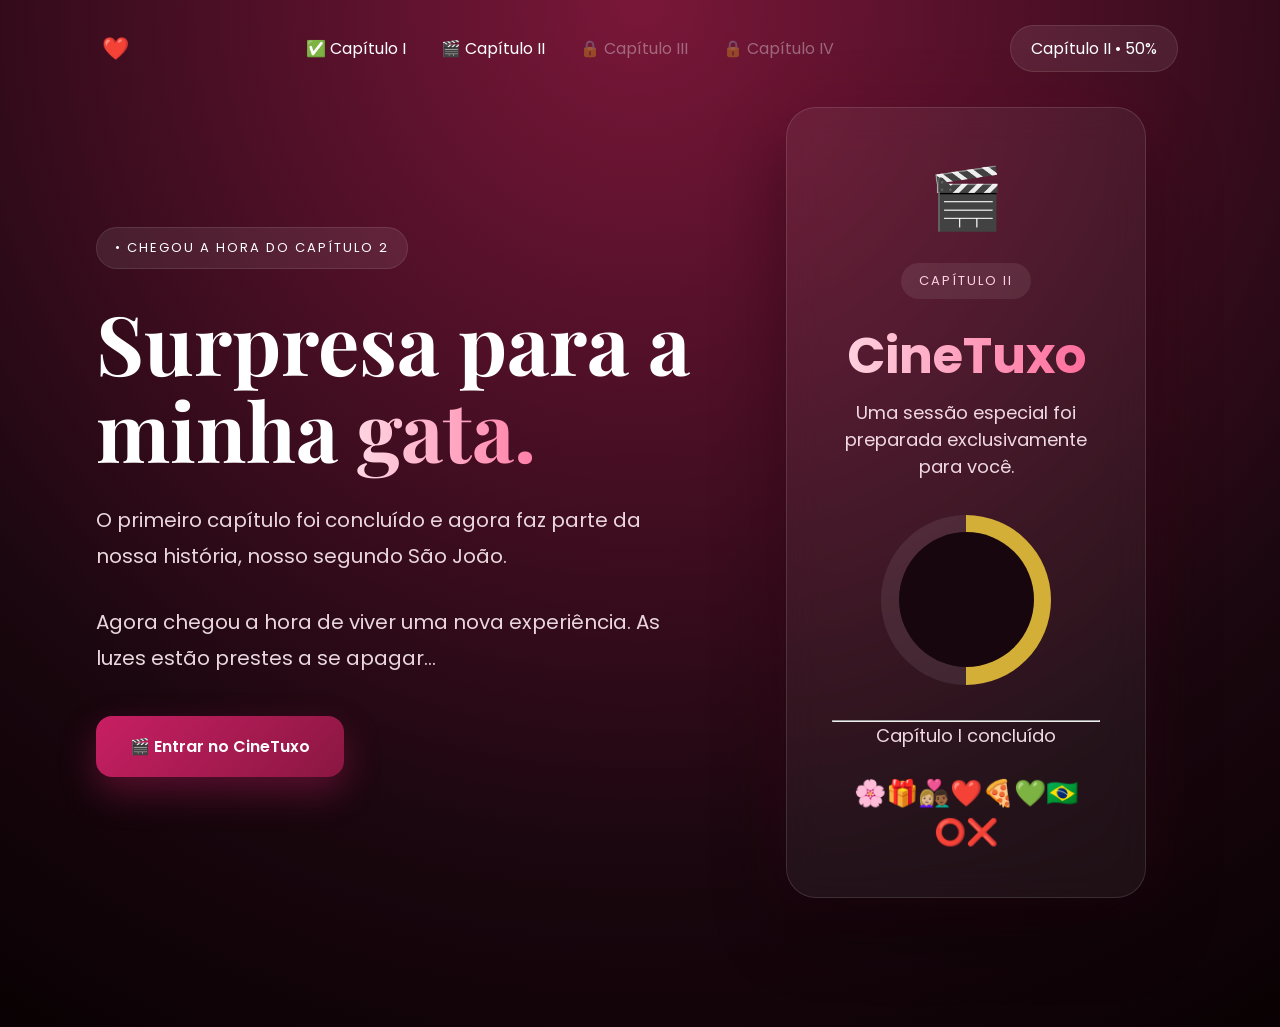
<file: index.html>
<!DOCTYPE html>
<html lang="pt-BR">
<head>
    <meta charset="UTF-8">
    <meta name="viewport" content="width=device-width, initial-scale=1.0">
    <title>Surpresa para a minha gata ❤️</title>

    <link rel="stylesheet" href="style.css">

    <link rel="preconnect" href="https://fonts.googleapis.com">
    <link rel="preconnect" href="https://fonts.gstatic.com" crossorigin>

    <link href="https://fonts.googleapis.com/css2?family=Poppins:wght@300;400;500;600;700&family=Playfair+Display:wght@700;800&display=swap" rel="stylesheet">
</head>

<body>

<header>

    <div class="logo">
        ❤️
    </div>

   <nav>

    <a href="capitulo-1.html" title="🌸🎁👩🏼‍❤️‍👨🏾❤️🍕💚🇧🇷⭕️❌">
        ✅ Capítulo I
    </a>

    <a href="capitulo-2.html">
        🎬 Capítulo II
    </a>

    <a class="locked">
        🔒 Capítulo III
    </a>

    <a class="locked">
        🔒 Capítulo IV
    </a>

</nav>

    <div class="progress-top">
    Capítulo II • 50%
</div>

</header>

<section class="hero">

    <div class="left">

        <span class="tag">
    • CHEGOU A HORA DO CAPÍTULO 2
</span>

        <h1>
            Surpresa para a<br>
            minha <span> gata.</span>
        </h1>

       <p class="intro">
    O primeiro capítulo foi concluído e agora faz parte da nossa história, nosso segundo São João.
</p>

<p>
    Agora chegou a hora de viver uma nova experiência.
    As luzes estão prestes a se apagar...
</p>

       <a href="abertura.html" class="primary">
    🎬 Entrar no CineTuxo
</a>

    </div>

    <div class="right">

        <div class="journey-card">

    <div class="lock-icon">

        🎬

    </div>

    <span class="badge">

        CAPÍTULO II

    </span>

    <h3>

        CineTuxo

    </h3>

    <p>

        Uma sessão especial foi preparada exclusivamente para você.

    </p>

    <div class="progress-circle">

        <span>2/4</span>

    </div>

    <hr>

    <p class="countdown-text">

        Capítulo I concluído

    </p>

    <br>

    <p style="font-size:26px">

        🌸🎁👩🏼‍❤️‍👨🏾❤️🍕💚🇧🇷⭕️❌

    </p>

</div>

    </div>

</section>
<section class="capitulo">

    

</section>
<script src="script.js"></script>

</body>
</html>
</file>
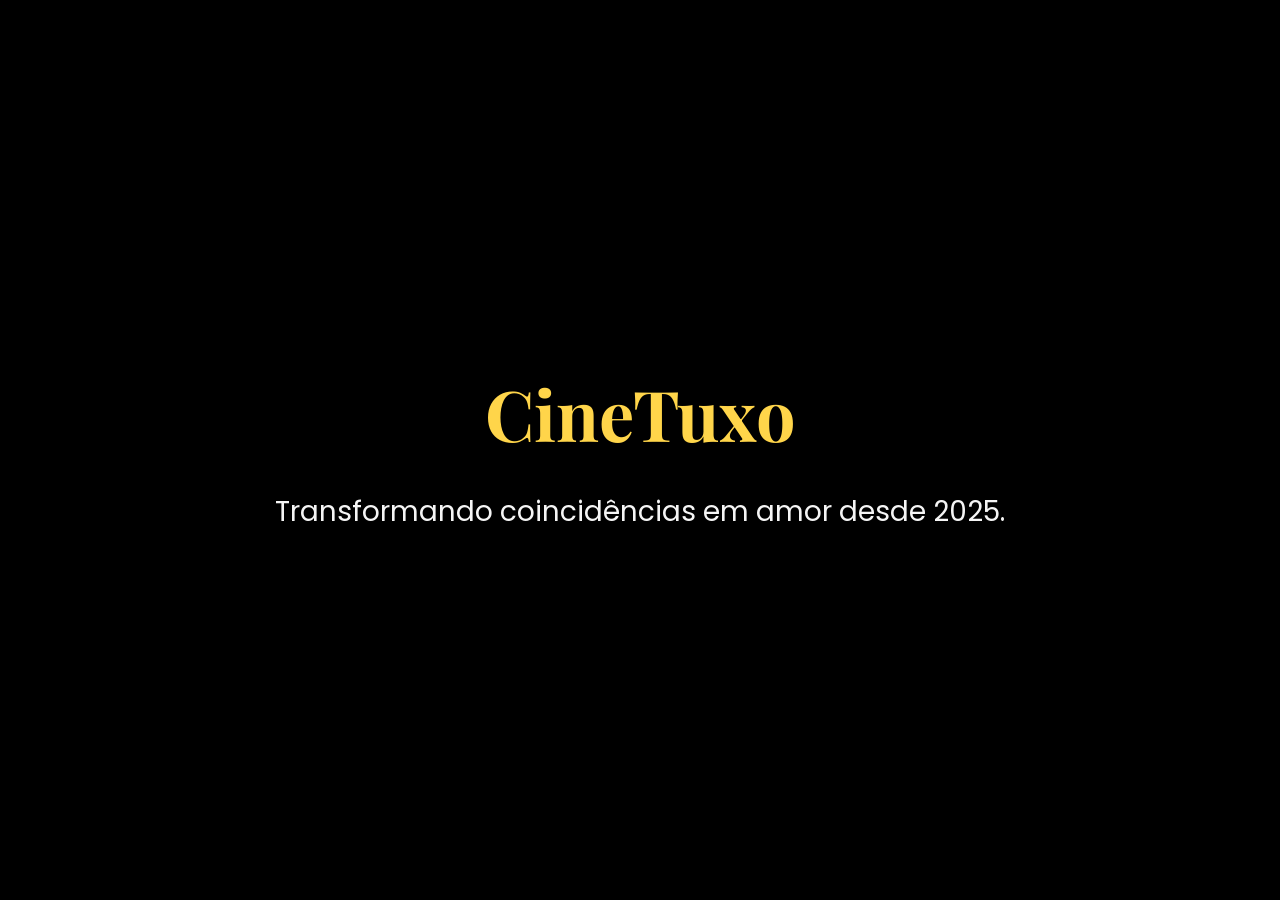
<file: abertura.html>
<!DOCTYPE html>
<html lang="pt-BR">

<head>

    <meta charset="UTF-8">
    <meta name="viewport" content="width=device-width, initial-scale=1.0">

    <title>CineTuxo</title>

    <link rel="stylesheet" href="abertura.css">

    <link rel="preconnect" href="https://fonts.googleapis.com">

    <link href="https://fonts.googleapis.com/css2?family=Poppins:wght@300;400;600;700&family=Playfair+Display:wght@700&display=swap" rel="stylesheet">

</head>

<body>

<div class="cinema">

    <h1 id="titulo"></h1>

    <p id="subtitulo"></p>

</div>

<script src="abertura.js"></script>

</body>

</html>
</file>
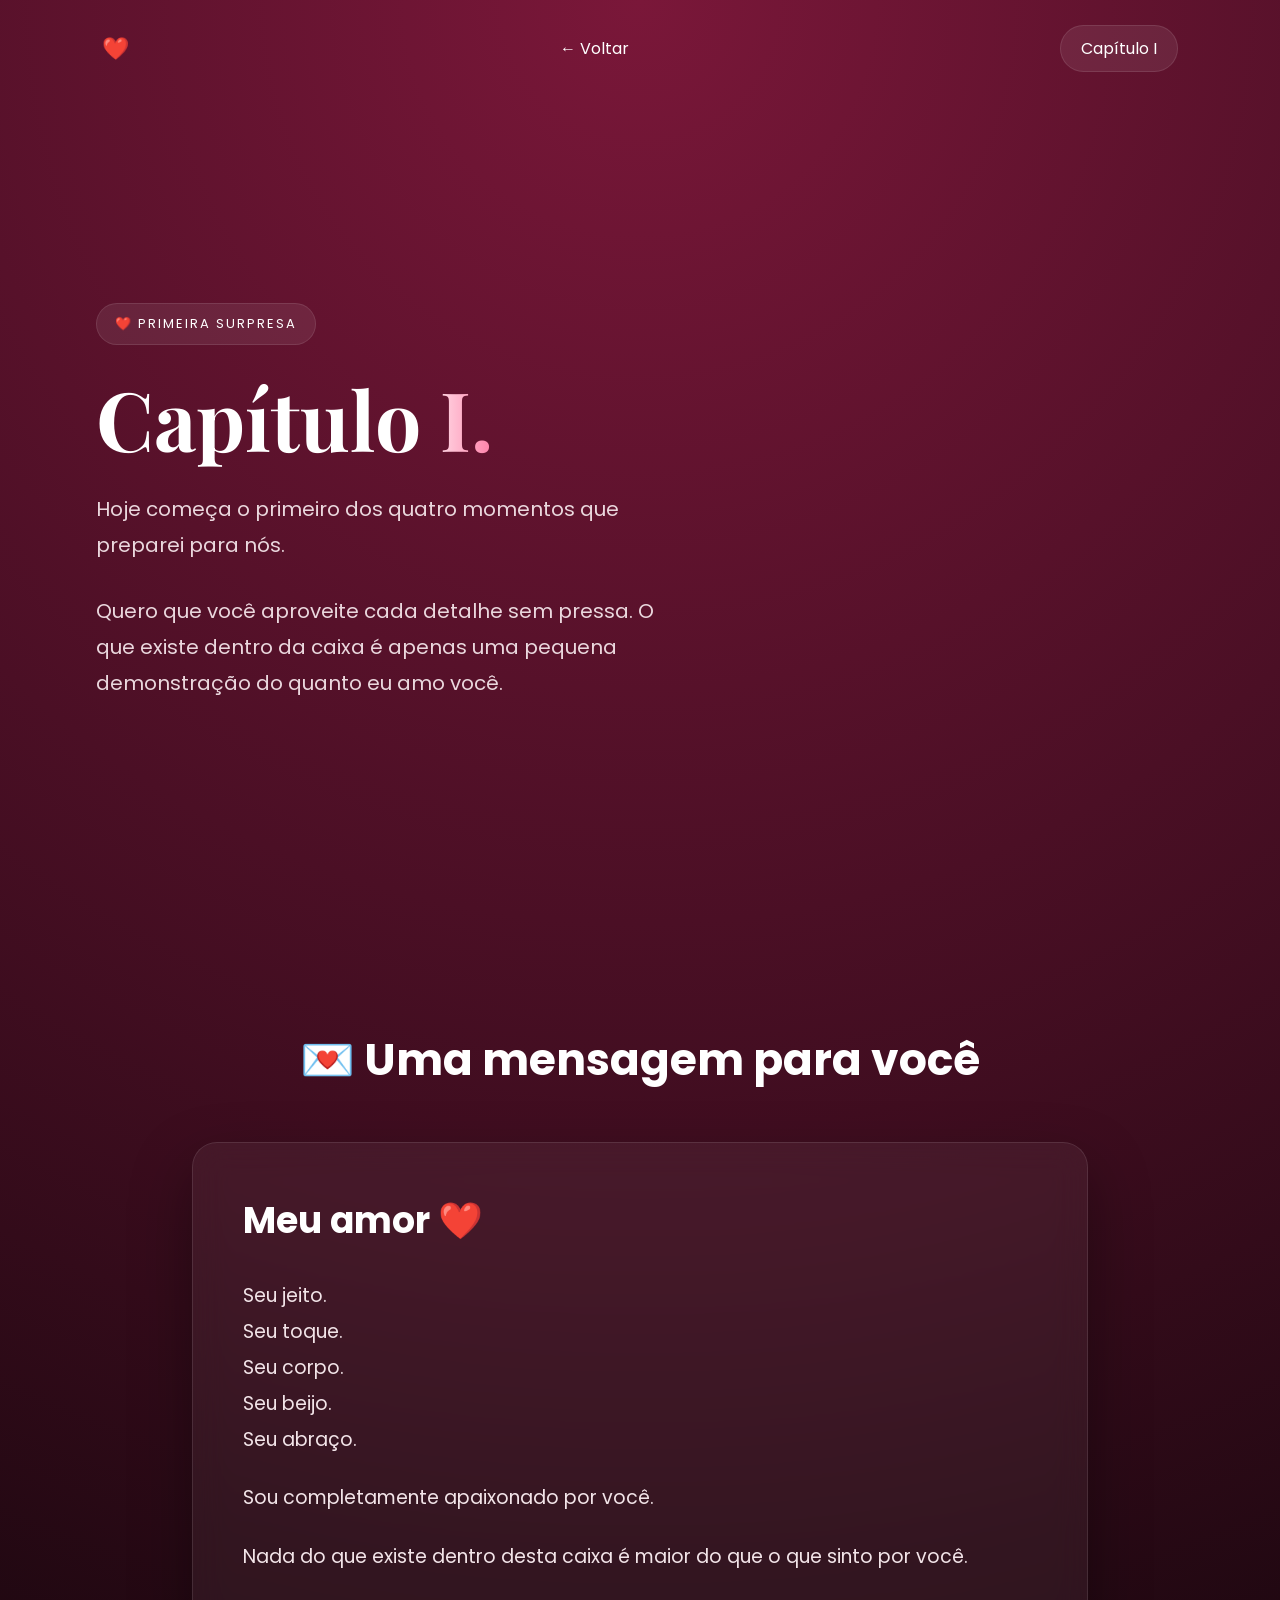
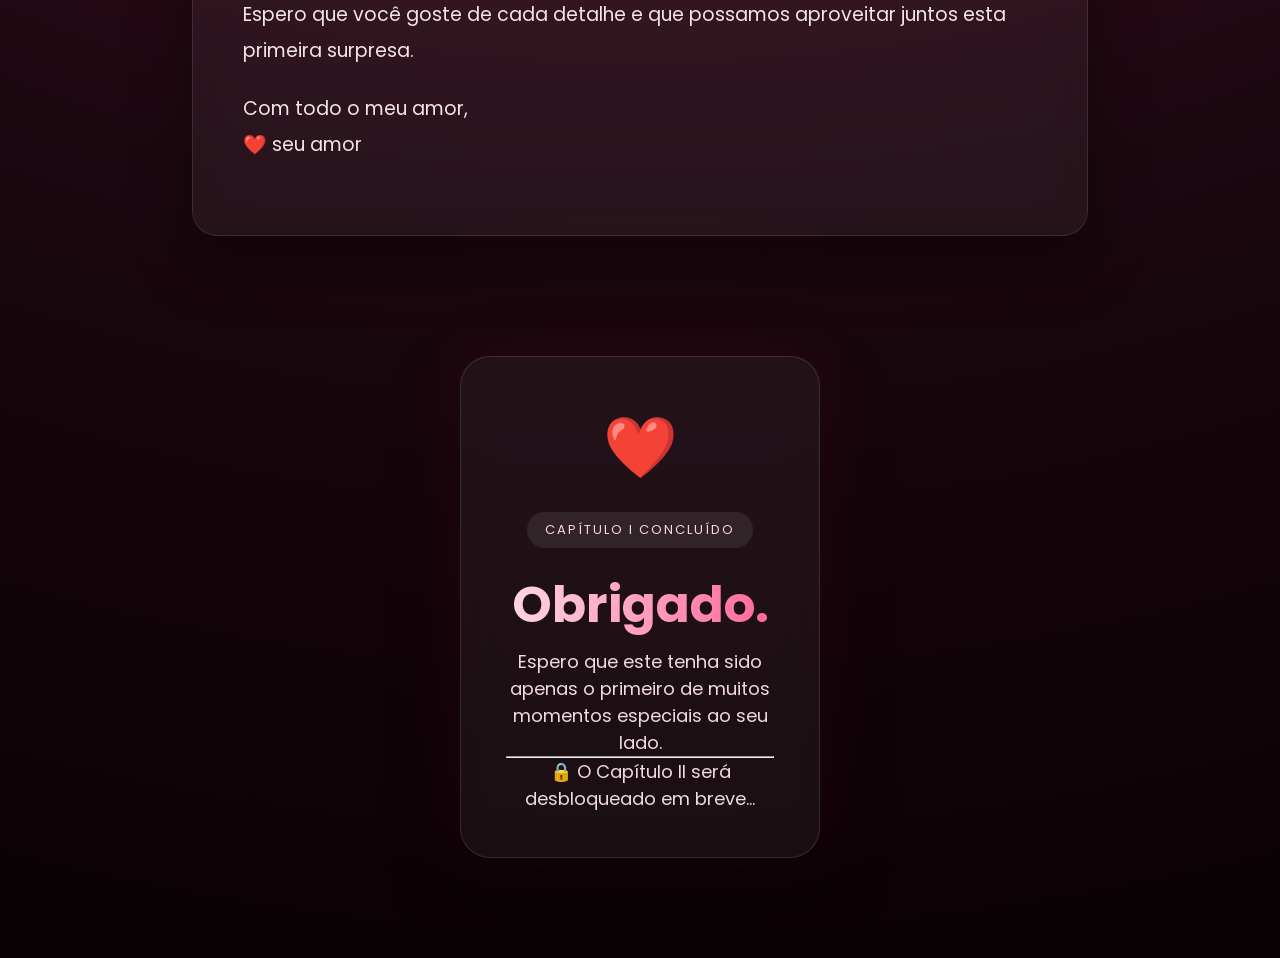
<file: capitulo-1.html>
<!DOCTYPE html>
<html lang="pt-BR">

<head>

    <meta charset="UTF-8">
    <meta name="viewport" content="width=device-width, initial-scale=1.0">

    <title>Capítulo I ❤️</title>

    <link rel="stylesheet" href="style.css">

    <link rel="preconnect" href="https://fonts.googleapis.com">
    <link rel="preconnect" href="https://fonts.gstatic.com" crossorigin>

    <link href="https://fonts.googleapis.com/css2?family=Poppins:wght@300;400;500;600;700&family=Playfair+Display:wght@700;800&display=swap" rel="stylesheet">

</head>

<body>

<header>

    <div class="logo">
        ❤️
    </div>

    <nav>

        <a href="index.html">← Voltar</a>

    </nav>

    <div class="progress-top">

        Capítulo I

    </div>

</header>


<section class="hero">

    <div class="left">

        <span class="tag">

            ❤️ PRIMEIRA SURPRESA

        </span>

        <h1>

            Capítulo <span>I.</span>

        </h1>

        <p class="intro">

            Hoje começa o primeiro dos quatro momentos que preparei para nós.

        </p>

        <p>

            Quero que você aproveite cada detalhe sem pressa.
            O que existe dentro da caixa é apenas uma pequena demonstração
            do quanto eu amo você.

        </p>

    </div>

  

</section>


<section class="capitulo">

    <h2>

        💌 Uma mensagem para você

    </h2>

    <div class="card">

        <h3>

            Meu amor ❤️

        </h3>

        <p>

            Seu jeito.<br>
            Seu toque.<br>
            Seu corpo.<br>
            Seu beijo.<br>
            Seu abraço.

        </p>

        <p>

            Sou completamente apaixonado por você.

        </p>

        <p>

            Nada do que existe dentro desta caixa é maior do que o que sinto por você.

        </p>

        <p>

            Espero que você goste de cada detalhe e que possamos aproveitar juntos esta primeira surpresa.

        </p>

        <p class="assinatura">

            Com todo o meu amor,<br>

            ❤️ seu amor

        </p>

    </div>

</section>


<section class="final">

    <div class="journey-card">

        <div class="lock-icon">
            ❤️
        </div>

        <span class="badge">
            CAPÍTULO I CONCLUÍDO
        </span>

        <h3>
            Obrigado.
        </h3>

        <p>
            Espero que este tenha sido apenas o primeiro de muitos momentos especiais ao seu lado.
        </p>

        <hr>

        <p class="countdown-text">
            🔒 O Capítulo II será desbloqueado em breve...
        </p>

    </div>

</section>

</body>

</html>
</file>
<file: style.css>
*{
    margin:0;
    padding:0;
    box-sizing:border-box;
}

html{
    scroll-behavior:smooth;
}

body{

    font-family:"Poppins",sans-serif;
    color:#fff;
    overflow-x:hidden;

    background:
    radial-gradient(circle at top,
    #7a1739 0%,
    #4b0f25 35%,
    #1b070f 70%,
    #090103 100%);

}

/* ================= HEADER ================= */

header{

    display:flex;
    justify-content:space-between;
    align-items:center;

    padding:25px 8%;

}

.logo{

    font-size:22px;
    font-weight:600;

}

nav{

    display:flex;
    gap:35px;

}

nav a{

    color:#fff;
    text-decoration:none;
    transition:.3s;

}

nav a:hover{

    color:#ffb5cb;

}

.locked{

    opacity:.35;
    cursor:default;

}

.progress-top{

    background:rgba(255,255,255,.08);

    padding:10px 20px;

    border-radius:30px;

    border:1px solid rgba(255,255,255,.1);

}

/* ================= HERO ================= */

.hero{

    width:85%;
    margin:auto;

    min-height:90vh;

    display:flex;

    justify-content:space-between;

    align-items:center;

}

.left{

    width:55%;

}
/* ================= TIMELINE ================= */

.timeline{

    display:flex;
    align-items:center;

    margin-top:45px;

    justify-content:flex-start;

}

.step{

    display:flex;
    flex-direction:column;
    align-items:center;

}

.circle{

    width:52px;
    height:52px;

    border-radius:50%;

    display:flex;
    justify-content:center;
    align-items:center;

    font-weight:700;
    font-size:18px;

    background:rgba(255,255,255,.06);

    border:2px solid rgba(255,255,255,.12);

    transition:.3s;

}

.step.active .circle{

    background:linear-gradient(135deg,#cf2d68,#8c1642);

    border:none;

    box-shadow:
        0 0 25px rgba(207,45,104,.45);

}

.step span{

    margin-top:14px;

    font-size:13px;

    color:#ead7dd;

    letter-spacing:1px;

    white-space:nowrap;

}

.line{

    width:90px;
    height:2px;

    margin:0 18px 28px 18px;

    background:linear-gradient(
        to right,
        rgba(255,255,255,.05),
        rgba(255,255,255,.25),
        rgba(255,255,255,.05)
    );

}
.tag{

    display:inline-block;

    padding:10px 18px;

    border-radius:40px;

    background:rgba(255,255,255,.08);

    border:1px solid rgba(255,255,255,.1);

    margin-bottom:30px;

    letter-spacing:2px;

    font-size:13px;

}

h1{

    font-family:"Playfair Display",serif;

    font-size:82px;

    line-height:1.05;

}

h1 span{

    background:linear-gradient(90deg,#ffd5e2,#ff7fa8);

    -webkit-background-clip:text;

    -webkit-text-fill-color:transparent;

}

.left p{

    margin-top:30px;

    font-size:20px;

    line-height:1.8;

    color:#ead7dd;

    max-width:650px;

}

.buttons{

    display:flex;

    gap:20px;

    margin-top:45px;

}

button{

    border:none;

    cursor:pointer;

    transition:.3s;

    padding:18px 34px;

    border-radius:16px;

    font-size:17px;

    font-family:"Poppins";

}

.primary{

    display:inline-flex;

    align-items:center;
    justify-content:center;

    text-decoration:none;

    color:#fff;

    padding:18px 34px;

    margin-top:40px;

    border-radius:16px;

    background:linear-gradient(135deg,#c81f63,#8a1741);

    font-weight:600;

    transition:.3s;

    box-shadow:0 15px 35px rgba(200,31,99,.35);

}

.primary:hover{

    transform:translateY(-3px);

    box-shadow:0 20px 45px rgba(200,31,99,.5);

}

.primary:hover{

    transform:translateY(-4px);

}

.secondary{

    background:transparent;

    border:1px solid rgba(255,255,255,.15);

    color:white;

}

.secondary:hover{

    background:rgba(255,255,255,.05);

}

/* ================= CARD ================= */

.right{

    width:40%;

    display:flex;

    justify-content:center;

    align-items:center;

}

.journey-card{

    width:360px;

    padding:45px;

    text-align:center;

    border-radius:30px;

    background:rgba(255,255,255,.05);

    backdrop-filter:blur(18px);

    border:1px solid rgba(255,255,255,.12);

    box-shadow:
    0 30px 70px rgba(0,0,0,.45),
    0 0 60px rgba(170,30,80,.18);

    animation:float 5s ease-in-out infinite;

}

.lock-icon{

    font-size:60px;

}

.badge{

    display:inline-block;

    margin:20px 0;

    padding:8px 18px;

    border-radius:30px;

    background:rgba(255,255,255,.08);

    color:#ffd2df;

    letter-spacing:2px;

    font-size:13px;

}

.journey-card h3{

    font-size:50px;

    font-weight:700;

    margin-bottom:5px;

    background:linear-gradient(90deg,#ffd7e3,#ff6798);

    -webkit-background-clip:text;

    -webkit-text-fill-color:transparent;

}

.journey-card p{

    color:#f0d9e2;

    font-size:18px;

}

.progress-circle{

    width:170px;

    height:170px;

    margin:35px auto;

    border-radius:50%;

    position:relative;

    display:flex;

    justify-content:center;

    align-items:center;

    background:
    conic-gradient(
    #b51d54 0deg,
    #b51d54 90deg,
    rgba(255,255,255,.08) 90deg,
    rgba(255,255,255,.08) 360deg);

}

.progress-circle::before{

    content:"";

    position:absolute;

    width:135px;

    height:135px;

    border-radius:50%;

    background:#17060d;

}

.progress-circle{

    background:
    conic-gradient(
    #D4AF37 0deg,
    #D4AF37 180deg,
    rgba(255,255,255,.08) 180deg,
    rgba(255,255,255,.08) 360deg);

}

.journey-card small{

    display:block;

    color:#d6c1c8;

    letter-spacing:1px;

}

/* ================= CAPÍTULO ================= */

.capitulo{

    width:70%;

    margin:120px auto;

}

.capitulo h2{

    text-align:center;

    font-size:44px;

    margin-bottom:30px;

}

.bar{

    width:100%;

    height:16px;

    background:rgba(255,255,255,.08);

    border-radius:30px;

    overflow:hidden;

}

.fill{

    width:25%;

    height:100%;

    background:linear-gradient(90deg,#ff8ab1,#b51d54);

}

.percent{

    margin-top:18px;

    text-align:center;

    color:#ead7dd;

}

.card{

    margin-top:50px;

    padding:50px;

    border-radius:25px;

    background:rgba(255,255,255,.05);

    backdrop-filter:blur(16px);

    border:1px solid rgba(255,255,255,.1);

    box-shadow:0 25px 60px rgba(0,0,0,.35);

}

.card h3{

    font-size:36px;

    margin-bottom:30px;

}

.card p{

    margin-bottom:22px;

    font-size:19px;

    line-height:1.9;

    color:#f2e4e8;

}

/* ================= ANIMAÇÕES ================= */

@keyframes float{

    0%{

        transform:translateY(0);

    }

    50%{

        transform:translateY(-12px);

    }

    100%{

        transform:translateY(0);

    }

}
 .final{

    width:100%;

    display:flex;

    justify-content:center;

    align-items:center;

    margin:80px auto 100px;

}

.final .journey-card{

    margin:0 auto;

}
/* ================= RESPONSIVO ================= */

@media(max-width:1000px){

    header{

        flex-direction:column;

        gap:20px;

    }

    nav{

        flex-wrap:wrap;

        justify-content:center;

    }

    .hero{

        flex-direction:column;

        text-align:center;

        gap:60px;

        padding:40px 0;

    }

    .left,
    .right{

        width:100%;

    }

    h1{

        font-size:58px;

    }

    .buttons{

        justify-content:center;

        flex-wrap:wrap;

    }

    .capitulo{

        width:90%;

    }

    .journey-card{

        width:100%;

        max-width:380px;

    }
   .cards-jornada{

    width:85%;

    margin:70px auto;

    display:grid;

    grid-template-columns:repeat(4,1fr);

    gap:25px;

}

.mini-card{

    padding:30px;

    border-radius:22px;

    background:rgba(255,255,255,.05);

    border:1px solid rgba(255,255,255,.08);

    text-align:center;

    transition:.35s;

}

.mini-card:hover{

    transform:translateY(-8px);

}

.mini-card h3{

    margin-bottom:18px;

}

.mini-card p{

    color:#f3dfe6;

    margin-bottom:15px;

}

.mini-card small{

    display:block;

    color:#c7b6bc;

    margin-bottom:20px;

}

.mini-card a{

    display:inline-block;

    text-decoration:none;

    color:white;

    background:#b61d55;

    padding:12px 22px;

    border-radius:12px;

}

.concluido{

    border-color:#39c66d;

}

.ativo{

    border-color:#f4c430;

    box-shadow:0 0 35px rgba(244,196,48,.15);

}

.bloqueado{

    opacity:.55;

}

}
</file>
<file: abertura.css>
*{
    margin:0;
    padding:0;
    box-sizing:border-box;
}

body{

    background:#000;

    color:white;

    font-family:Poppins,sans-serif;

    height:100vh;

    display:flex;

    justify-content:center;

    align-items:center;

    overflow:hidden;

}

.cinema{

    text-align:center;

    width:80%;

}

#titulo{

    font-family:"Playfair Display",serif;

    font-size:70px;

    color:#FFD54A;

    opacity:0;

    transition:1s;

}

#subtitulo{

    margin-top:30px;

    font-size:28px;

    color:#f5f5f5;

    line-height:1.6;

    opacity:0;

    transition:1s;

}
</file>
